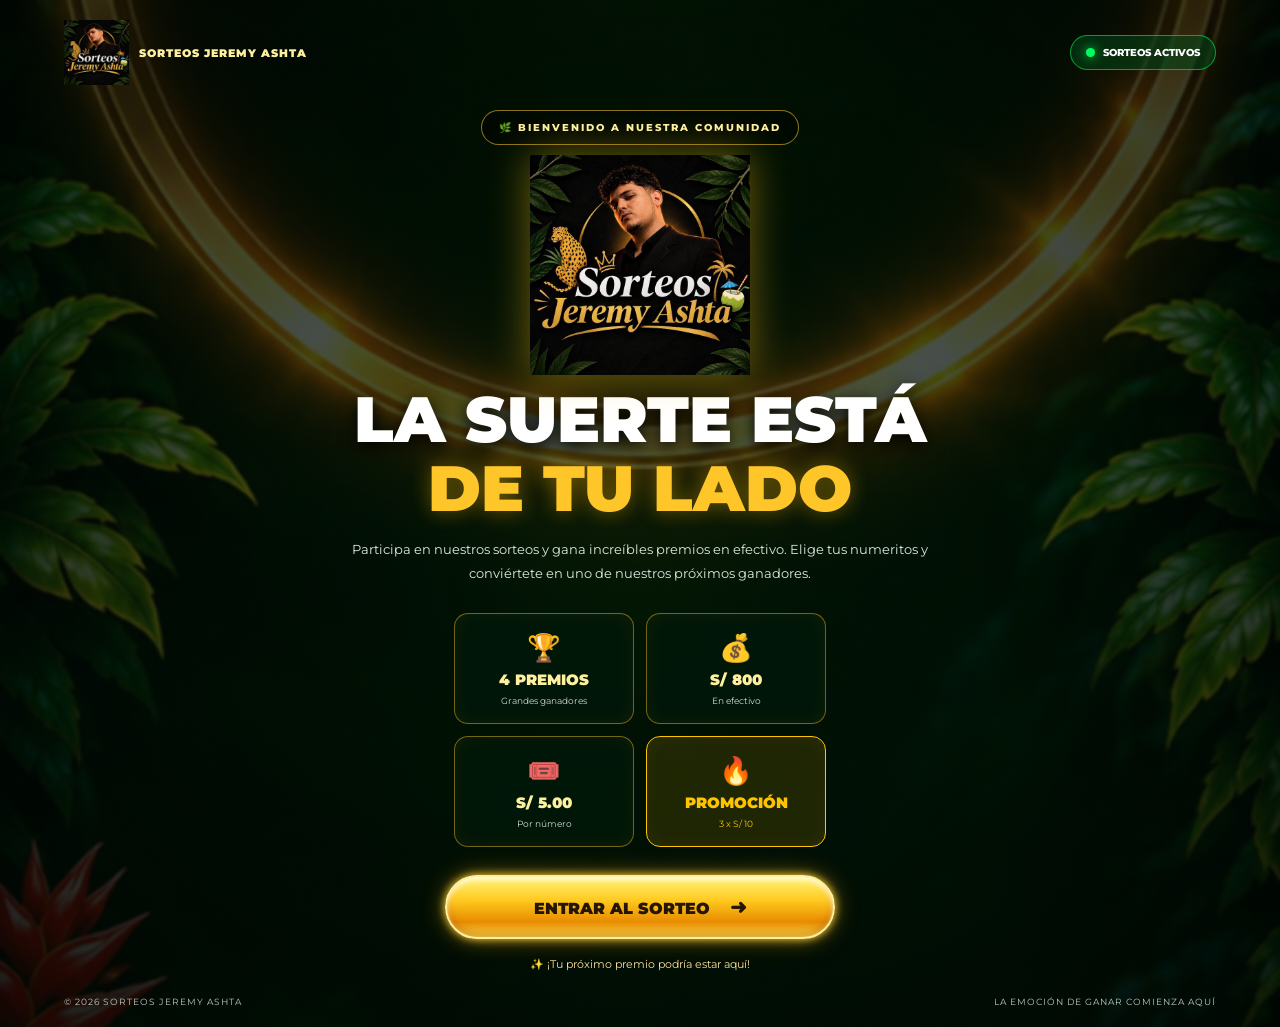
<file: index.html>
<!DOCTYPE html>
<html lang="es">
<head>
  <meta charset="UTF-8">
  <meta name="viewport" content="width=device-width, initial-scale=1.0">
  <meta name="theme-color" content="#001407">

  <title>Sorteos Jeremy Ashta</title>

  <link rel="stylesheet" href="./styles.css">

</head>

<body>

  <!-- PANTALLA 1: BIENVENIDA -->
  <section class="portada" id="portada">

    <header class="portada-header">

      <div class="marca">
        <img src="./assets/logo.png" alt="Sorteos Jeremy Ashta">
        <span>SORTEOS JEREMY ASHTA</span>
      </div>

      <span class="estado">
        <i></i> SORTEOS ACTIVOS
      </span>

    </header>

    <main class="bienvenida">

      <div class="etiqueta">
        🌿 BIENVENIDO A NUESTRA COMUNIDAD
      </div>

      <img
        class="logo-principal"
        src="./assets/logo.png"
        alt="Logo de Sorteos Jeremy Ashta"
      >

      <h1>
        LA SUERTE ESTÁ<br>
        <span>DE TU LADO</span>
      </h1>

      <p class="descripcion-portada">
        Participa en nuestros sorteos y gana increíbles premios en efectivo.
        Elige tus numeritos y conviértete en uno de nuestros próximos ganadores.
      </p>

      <!-- ESTADÍSTICAS -->
      <div class="estadisticas">

        <div class="estadistica">
          <span>🏆</span>
          <strong>4 PREMIOS</strong>
          <small>Grandes ganadores</small>
        </div>

        <div class="estadistica">
          <span>💰</span>
          <strong>S/ 800</strong>
          <small>En efectivo</small>
        </div>

        <div class="estadistica">
          <span>🎟️</span>
          <strong>S/ 5.00</strong>
          <small>Por número</small>
        </div>

        <div class="estadistica estadistica-promocion">
          <span>🔥</span>
          <strong>PROMOCIÓN</strong>
          <small>3 x S/ 10</small>
        </div>

      </div>

      <button class="boton-dorado boton-entrada" onclick="irAlSorteo()">
        ENTRAR AL SORTEO <span>➜</span>
      </button>

      <p class="frase-final">
        ✨ ¡Tu próximo premio podría estar aquí!
      </p>

    </main>

    <footer class="footer-portada">
      <span>© 2026 SORTEOS JEREMY ASHTA</span>
      <span>LA EMOCIÓN DE GANAR COMIENZA AQUÍ</span>
    </footer>

  </section>


  <!-- PANTALLA 2: SORTEO -->
  <section class="contenido" id="sorteo">

    <header class="barra-superior">

      <button
        class="menu-btn"
        onclick="toggleMenu()"
        aria-label="Abrir menú"
      >
        ☰
      </button>

      <img
        class="logo-header"
        src="./assets/logo.png"
        alt="Logo"
      >

      <a
        class="whatsapp-header"
        id="whatsappContacto"
        href="#"
        target="_blank"
        rel="noopener"
        aria-label="Escríbenos por WhatsApp"
        title="Escríbenos por WhatsApp"
      ></a>

      <nav class="menu" id="menu">
        <a href="#premios" onclick="cerrarMenu()">Premios</a>
        <a href="#numeros" onclick="cerrarMenu()">Numeritos</a>
        <a href="#participar" onclick="cerrarMenu()">Participar</a>
        <a href="#ganadores" onclick="cerrarMenu()">Ganadores</a>
      </nav>

    </header>


    <main class="contenido-interior">

      <div class="titulo-principal">

        <div class="titulo-plata">
          <span>💵</span>
          <h1>SORTEO DE PLATA</h1>
          <span>💵</span>
        </div>

        <div class="subtitulo-dorado">
          4 GRANDES PREMIOS
        </div>

      </div>


      <!-- PREMIOS -->
      <section id="premios" class="seccion-premios">

        <div class="rejilla-premios">

          <article class="tarjeta-premio">
            <span class="cinta">1er Puesto</span>
            <strong>S/.400</strong>
          </article>

          <article class="tarjeta-premio">
            <span class="cinta">2do Puesto</span>
            <strong>S/.200</strong>
          </article>

          <article class="tarjeta-premio">
            <span class="cinta">3er Puesto</span>
            <strong>S/.150</strong>
          </article>

          <article class="tarjeta-premio">
            <span class="cinta">4to Puesto</span>
            <strong>S/.50</strong>
          </article>

        </div>

      </section>


      <!-- ACCESOS -->
      <div class="accesos">

        <a href="#numeros" class="acceso">
          <span>🎟️</span>
          <small>Elegir<br>Numeritos</small>
        </a>

        <a href="#participar" class="acceso">
          <span>❔</span>
          <small>Cómo<br>Participar</small>
        </a>

        <a href="#premios" class="acceso">
          <span>🎁</span>
          <small>Premios<br>del Sorteo</small>
        </a>

        <a href="#ganadores" class="acceso">
          <span>🏆</span>
          <small>Ganadores</small>
        </a>

      </div>


      <!-- NÚMEROS -->
      <section id="numeros" class="seccion-numeros">

        <div class="titulo-numeros">
          <span>🎟️</span>
          <h2>ELIGE TUS NUMERITOS</h2>
          <span>🌿</span>
        </div>

        <div class="leyenda">
          <span>
            <i class="disponible"></i> Disponible
          </span>

          <span>
            <i class="reservado"></i> Reservado
          </span>

          <span>
            <i class="vendido"></i> Vendido
          </span>
        </div>

        <p class="conteo-numeros" id="conteoNumeros">Cargando numeritos...</p>
        <div class="aviso-cerrado" id="avisoCerrado" hidden>
          🔒 Las ventas para este sorteo están cerradas.
        </div>

        <!-- CUADRÍCULA DE NÚMEROS -->
        <div class="cuadricula" id="cuadricula"></div>

        <div class="resumen">

          <div>
            <small>Números seleccionados</small>
            <strong id="numerosSeleccionados">Ninguno</strong>
          </div>

          <div class="total">
            <small>Total a pagar</small>
            <strong id="total">S/. 0.00</strong>
          </div>

        </div>

        <button
          class="boton-dorado boton-comprar"
          onclick="abrirFormulario()"
        >
          🛒 COMPRAR MIS NUMERITOS
        </button>

      </section>


      <!-- FECHA, CUENTA REGRESIVA Y PRECIO -->
      <div class="cuenta-regresiva" id="cuentaRegresiva" hidden>
        <small id="cuentaTitulo">FALTAN PARA EL SORTEO</small>
        <div class="cuenta-cajas">
          <div><strong id="cdDias">00</strong><span>Días</span></div>
          <div><strong id="cdHoras">00</strong><span>Horas</span></div>
          <div><strong id="cdMin">00</strong><span>Min</span></div>
          <div><strong id="cdSeg">00</strong><span>Seg</span></div>
        </div>
      </div>

      <div class="datos-sorteo">

        <div class="dato">
          <span>📅</span>

          <div>
            <small>Fecha del sorteo:</small>
            <strong id="fechaSorteo">Por definir</strong>
          </div>
        </div>

        <div class="separador"></div>

        <div class="dato">
          <span>🎟️</span>

          <div>
            <small>Precio por número:</small>
            <strong>S/. 5.00 · 3 x S/ 10</strong>
          </div>
        </div>

      </div>


      <!-- FORMULARIO -->
      <section id="participar" class="formulario-seccion">

        <h2>📲 CONFIRMA TU PARTICIPACIÓN</h2>

        <p>
          1) Elige tus numeritos · 2) Yapea el monto exacto · 3) Completa tus datos y adjunta la captura del Yape.
          Tus números quedan <b>reservados</b> hasta que verifiquemos el pago.
        </p>

        <div class="formulario-grid">

          <div class="campos">

            <label for="nombre">Nombre completo</label>

            <input
              id="nombre"
              type="text"
              placeholder="Nombres y apellidos"
            >

            <label for="celular">Número de celular</label>

            <input
              id="celular"
              type="tel"
              maxlength="9"
              placeholder="Tu celular de 9 dígitos"
            >

            <label for="comprobante">Captura del Yape (comprobante)</label>

            <input
              id="comprobante"
              type="file"
              accept="image/*"
            >
            <img id="vistaComprobante" class="vista-comprobante" alt="Vista previa del comprobante" hidden>

            <div class="mini-resumen">
              <span>Números: <b id="formNumeros">Ninguno</b></span>
              <span>Total: <b id="formTotal">S/ 0.00</b></span>
            </div>

            <button
              class="boton-dorado boton-enviar"
              id="botonEnviar"
              onclick="enviarParticipacion()"
            >
              ENVIAR MI PARTICIPACIÓN
            </button>

          </div>


          <!-- CÓDIGO QR YAPE -->
          <div class="qr-contenedor">

            <h3>ESCANEA Y YAPEA</h3>

            <img
              src="./assets/yape-qr.png"
              alt="Código QR de Yape"
            >

            <!-- MONTO AUTOMÁTICO -->
            <div class="monto-yape">
              <small>MONTO EXACTO A PAGAR</small>
              <strong id="montoYape">S/ 0.00</strong>
            </div>

            <p>
              Selecciona tus numeritos, verifica el monto y realiza el pago.
              Luego adjunta tu comprobante.
            </p>

          </div>

        </div>

        <!-- RESERVA REGISTRADA -->
        <div class="reserva-ok" id="reservaOk" hidden>
          <span>✅</span>
          <h3>¡RESERVA REGISTRADA!</h3>
          <p>Código: <b id="okCodigo"></b></p>
          <p>Números: <b id="okNumeros"></b> · Total: <b id="okTotal"></b></p>
          <p id="okVence"></p>
          <a class="boton-dorado boton-whatsapp-ok" id="okWhatsapp" href="#" target="_blank" rel="noopener">
            AVISAR POR WHATSAPP
          </a>
          <button class="boton-secundario" onclick="nuevaCompra()">Comprar más numeritos</button>
        </div>

      </section>


      <!-- GANADORES -->
      <section id="ganadores" class="ganadores">

        <h2>🏆 GANADORES</h2>

        <div id="ganadoresLista" class="ganadores-lista" hidden></div>

        <div id="ganadoresVacio">
          <p>
            Muy pronto conoceremos a nuestros afortunados ganadores.
          </p>

          <strong>
            ¡MUCHA SUERTE A TODOS! 🍀
          </strong>
        </div>

      </section>

    </main>


    <footer class="footer-contenido">
      © 2026 SORTEOS JEREMY ASHTA · PARTICIPA Y GANA
    </footer>

  </section>


  <!-- ARCHIVOS JS (el orden importa) -->
  <script src="./config.js"></script>
  <script src="./comun.js"></script>
  <script src="./app.js"></script>

</body>
</html>
</file>
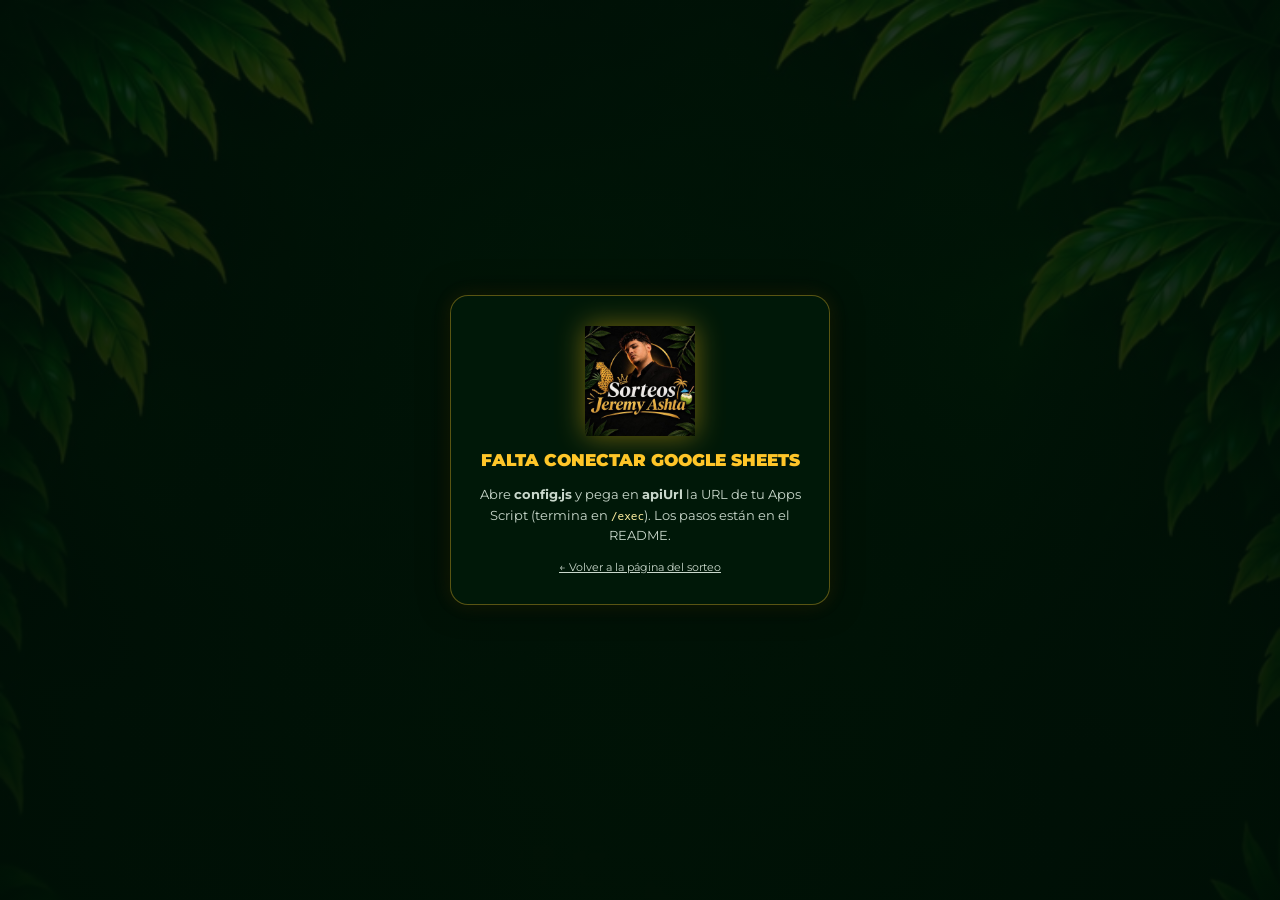
<file: admin.html>
<!DOCTYPE html>
<html lang="es">
<head>
  <meta charset="UTF-8">
  <meta name="viewport" content="width=device-width, initial-scale=1.0">
  <meta name="robots" content="noindex, nofollow">
  <meta name="theme-color" content="#001407">
  <title>Panel Admin · Sorteos Jeremy Ashta</title>
  <link rel="stylesheet" href="./admin.css">
</head>
<body>

  <!-- ============ LOGIN ============ -->
  <section class="login" id="vistaLogin">
    <form class="login-caja" id="formLogin">
      <img src="./assets/logo.png" alt="Sorteos Jeremy Ashta">
      <h1>PANEL DE ADMINISTRADOR</h1>
      <p id="loginInfo">Ingresa tu clave para administrar el sorteo.</p>
      <input type="password" id="clave" placeholder="Clave de administrador" autocomplete="current-password">
      <button type="submit" class="btn btn-dorado" id="btnLogin">INGRESAR</button>
      <a href="./index.html" class="link-volver">← Volver a la página del sorteo</a>
    </form>
  </section>

  <!-- ============ PANEL ============ -->
  <section class="panel" id="vistaPanel" hidden>

    <header class="cabecera">
      <div class="marca">
        <img src="./assets/logo.png" alt="">
        <div>
          <strong>SORTEOS JEREMY ASHTA</strong>
          <small>Panel de administrador</small>
        </div>
      </div>
      <div class="cabecera-acciones">
        <span class="actualizado" id="ultimaActualizacion"></span>
        <button class="btn btn-borde" onclick="cargarDatos()">↻ Actualizar</button>
        <a class="btn btn-borde" href="./index.html" target="_blank">Ver página</a>
        <button class="btn btn-borde" onclick="salir()">Salir</button>
      </div>
    </header>

    <nav class="pestanas">
      <button class="pestana activa" data-vista="reservas">🧾 Reservas <b id="badgePend" hidden></b></button>
      <button class="pestana" data-vista="tablero">🎟️ Numeritos</button>
      <button class="pestana" data-vista="manual">➕ Venta manual</button>
      <button class="pestana" data-vista="config">⚙️ Sorteo</button>
      <button class="pestana" data-vista="ganadores">🏆 Ganadores</button>
    </nav>

    <main class="contenido">

      <!-- RESUMEN -->
      <div class="tarjetas">
        <div class="tarjeta t-verde"><small>Disponibles</small><strong id="kDisp">—</strong></div>
        <div class="tarjeta t-amarillo"><small>Reservados</small><strong id="kRes">—</strong></div>
        <div class="tarjeta t-rojo"><small>Vendidos</small><strong id="kVend">—</strong></div>
        <div class="tarjeta t-dorado"><small>Recaudado (confirmado)</small><strong id="kMonto">—</strong></div>
        <div class="tarjeta"><small>Por verificar</small><strong id="kPorVerificar">—</strong></div>
      </div>
      <div class="barra-progreso"><i id="progreso"></i></div>

      <!-- RESERVAS -->
      <section class="vista" id="vista-reservas">
        <div class="filtros">
          <input type="search" id="buscar" placeholder="Buscar por nombre, celular, código o número...">
          <select id="filtroEstado">
            <option value="PENDIENTE">Pendientes</option>
            <option value="CONFIRMADO">Confirmadas</option>
            <option value="VENCIDO">Vencidas</option>
            <option value="CANCELADO">Canceladas</option>
            <option value="">Todas</option>
          </select>
          <button class="btn btn-borde" onclick="exportarCSV()">⬇ Exportar CSV</button>
        </div>
        <div class="tabla-envoltura">
          <table class="tabla">
            <thead>
              <tr>
                <th>Código</th>
                <th>Registrado</th>
                <th>Participante</th>
                <th>Números</th>
                <th>Total</th>
                <th>Comprobante</th>
                <th>Estado</th>
                <th>Acciones</th>
              </tr>
            </thead>
            <tbody id="tablaReservas"></tbody>
          </table>
        </div>
        <p class="vacio" id="sinReservas" hidden>No hay reservas con este filtro.</p>
      </section>

      <!-- TABLERO DE NUMERITOS -->
      <section class="vista" id="vista-tablero" hidden>
        <p class="ayuda">Toca un número para ver de quién es.</p>
        <div class="leyenda">
          <span><i class="l-disp"></i> Disponible</span>
          <span><i class="l-res"></i> Reservado</span>
          <span><i class="l-vend"></i> Vendido</span>
        </div>
        <div class="tablero" id="tablero"></div>
        <div class="detalle-numero" id="detalleNumero" hidden></div>
      </section>

      <!-- VENTA MANUAL -->
      <section class="vista" id="vista-manual" hidden>
        <form class="formulario" id="formManual">
          <p class="ayuda">Para ventas en efectivo o pagos que recibiste por otro medio. Quedan <b>confirmadas</b> de inmediato.</p>
          <label>Nombre del participante
            <input id="mNombre" required maxlength="80">
          </label>
          <label>Celular (opcional)
            <input id="mCelular" inputmode="numeric" maxlength="9" placeholder="9XXXXXXXX">
          </label>
          <label>Números (separados por coma)
            <input id="mNumeros" required placeholder="Ej: 7, 21, 150">
          </label>
          <label>Total cobrado (S/)
            <input id="mTotal" type="number" min="0" step="0.5" placeholder="Se calcula solo">
          </label>
          <label>Nota
            <input id="mNota" maxlength="120" placeholder="Ej: pagó en efectivo">
          </label>
          <button class="btn btn-dorado" type="submit" id="btnManual">REGISTRAR VENTA</button>
        </form>
      </section>

      <!-- CONFIGURACIÓN -->
      <section class="vista" id="vista-config" hidden>
        <form class="formulario" id="formConfig">
          <label>Fecha y hora del sorteo
            <input type="datetime-local" id="cFecha">
          </label>
          <small class="ayuda">Déjala vacía para mostrar “Por definir”. La página muestra la cuenta regresiva.</small>

          <label>Horas para verificar una reserva antes de que venza
            <input type="number" id="cHoras" min="1" max="240">
          </label>
          <small class="ayuda">Si no confirmas una reserva en ese tiempo, sus números se liberan solos. Puedes reactivarla después.</small>

          <label class="check">
            <input type="checkbox" id="cAbierto"> Ventas abiertas (desmárcalo para cerrar el sorteo)
          </label>

          <button class="btn btn-dorado" type="submit" id="btnConfig">GUARDAR CAMBIOS</button>
        </form>

        <form class="formulario zona-peligro" id="formReiniciar">
          <h3>Reiniciar sorteo (empezar de cero)</h3>
          <p class="ayuda">Deja los 275 números disponibles y borra los ganadores publicados. Las reservas actuales no se pierden: se copian a una hoja <b>Historial</b> en tu Google Sheets.</p>
          <label><span>Escribe <b>REINICIAR</b> para confirmar</span>
            <input id="txtReiniciar" autocomplete="off" placeholder="REINICIAR">
          </label>
          <button class="btn btn-peligro" type="submit" id="btnReiniciar">REINICIAR SORTEO</button>
        </form>

        <form class="formulario" id="formClave">
          <h3>Cambiar clave de administrador</h3>
          <label>Clave actual <input type="password" id="clActual" autocomplete="current-password"></label>
          <label>Nueva clave <input type="password" id="clNueva" minlength="6" autocomplete="new-password"></label>
          <button class="btn btn-borde" type="submit">Cambiar clave</button>
        </form>
      </section>

      <!-- GANADORES -->
      <section class="vista" id="vista-ganadores" hidden>
        <form class="formulario" id="formGanadores">
          <p class="ayuda">Escribe el número ganador de cada puesto. El nombre se toma de la reserva confirmada (en la página pública solo se muestra el primer apellido abreviado). Déjalos vacíos para ocultar los ganadores.</p>
          <div id="camposGanadores"></div>
          <button class="btn btn-dorado" type="submit" id="btnGanadores">PUBLICAR GANADORES</button>
        </form>
      </section>

    </main>
  </section>

  <!-- CONFIGURACIÓN PENDIENTE -->
  <section class="login" id="vistaSinServidor" hidden>
    <div class="login-caja">
      <img src="./assets/logo.png" alt="">
      <h1>FALTA CONECTAR GOOGLE SHEETS</h1>
      <p>Abre <b>config.js</b> y pega en <b>apiUrl</b> la URL de tu Apps Script (termina en <code>/exec</code>). Los pasos están en el README.</p>
      <a href="./index.html" class="link-volver">← Volver a la página del sorteo</a>
    </div>
  </section>

  <script src="./config.js"></script>
  <script src="./comun.js"></script>
  <script src="./admin.js"></script>
</body>
</html>
</file>
<file: styles.css>
@import url('https://fonts.googleapis.com/css2?family=Montserrat:wght@400;500;600;700;800;900&display=swap');

:root {
  --verde: #00c83d;
  --verde-oscuro: #003b17;
  --dorado: #ffc629;
  --dorado-claro: #fff0a0;
  --rojo: #ed1717;
  --negro: #001207;
}

[hidden] {
  display: none !important;
}

* {
  margin: 0;
  padding: 0;
  box-sizing: border-box;
}

html {
  scroll-behavior: smooth;
}

body {
  font-family: 'Montserrat', sans-serif;
  background: #001006;
  color: white;
}

/* =====================================
   PANTALLA 1: BIENVENIDA
===================================== */

.portada {
  position: relative;
  width: 100%;
  min-height: 100vh;
  min-height: 100svh;
  padding: 20px 5%;
  display: flex;
  flex-direction: column;
  justify-content: space-between;
  overflow: hidden;
  background:
    linear-gradient(rgba(0,12,5,.62), rgba(0,15,6,.78)),
    url("./assets/selva-portada.png") center center / cover no-repeat;
}

.portada::before {
  content: "";
  position: absolute;
  inset: 0;
  pointer-events: none;
  background: radial-gradient(
    ellipse at center,
    transparent 10%,
    rgba(0,0,0,.45) 100%
  );
}

.portada-header,
.bienvenida,
.footer-portada {
  position: relative;
  z-index: 1;
}

.portada-header {
  display: flex;
  justify-content: space-between;
  align-items: center;
}

.marca {
  display: flex;
  align-items: center;
  gap: 10px;
  color: var(--dorado-claro);
  font-size: 11px;
  font-weight: 900;
  letter-spacing: 1px;
}

.marca img {
  width: 65px;
  height: 65px;
  object-fit: contain;
}

.estado {
  display: flex;
  align-items: center;
  gap: 8px;
  padding: 10px 15px;
  border: 1px solid rgba(0,255,80,.55);
  border-radius: 30px;
  background: rgba(0,70,25,.55);
  font-size: 10px;
  font-weight: 800;
}

.estado i {
  width: 9px;
  height: 9px;
  background: #00ff5e;
  border-radius: 50%;
  box-shadow: 0 0 12px #00ff5e;
  animation: pulso 1.5s infinite;
}

.bienvenida {
  width: min(850px, 100%);
  margin: auto;
  padding: 25px 0;
  text-align: center;
  animation: aparecer .9s ease both;
}

.etiqueta {
  display: inline-block;
  padding: 10px 17px;
  border: 1px solid rgba(255,202,49,.55);
  border-radius: 30px;
  background: rgba(0,0,0,.4);
  color: var(--dorado-claro);
  font-size: 10px;
  font-weight: 800;
  letter-spacing: 2px;
}

.logo-principal {
  display: block;
  width: min(280px, 65%);
  height: 220px;
  object-fit: contain;
  margin: 10px auto;
  filter: drop-shadow(0 0 20px rgba(255,190,20,.45));
}

.bienvenida h1 {
  color: white;
  font-size: clamp(36px, 5vw, 66px);
  font-weight: 900;
  line-height: 1.08;
  text-shadow: 0 5px 18px #000;
  margin: 10px 0 15px;
}

.bienvenida h1 span {
  color: var(--dorado);
  text-shadow: 0 0 20px rgba(255,183,0,.4);
}

.descripcion-portada {
  max-width: 600px;
  margin: 0 auto;
  color: #e0e9df;
  font-size: 13px;
  line-height: 1.8;
}

.estadisticas {
  display: grid;
  grid-template-columns: repeat(2, minmax(0, 180px));
  gap: 12px;
  justify-content: center;
  width: 100%;
  max-width: 380px;
  margin: 28px auto;
}

.estadistica {
  min-height: 95px;
  display: flex;
  flex-direction: column;
  align-items: center;
  justify-content: center;
  text-align: center;
  gap: 6px;
  padding: 17px 8px;
  border: 1px solid rgba(255,197,38,.45);
  border-radius: 14px;
  background: rgba(0,25,10,.75);
  backdrop-filter: blur(7px);
  box-shadow: inset 0 0 18px rgba(255,190,0,.06);
}

.estadistica span {
  font-size: 27px;
}

.estadistica strong {
  color: var(--dorado-claro);
  font-size: 15px;
  font-weight: 900;
}

.estadistica small {
  color: #d0dbd1;
  font-size: 9px;
}

.estadistica-promocion {
  border-color: #ffc400;
  background: rgba(255, 193, 7, 0.12);
}

.estadistica-promocion strong,
.estadistica-promocion small {
  color: #ffc400;
}

.boton-dorado {
  border: 2px solid #fff0a0;
  color: #241600;
  background: linear-gradient(
    180deg,
    #fff47d 0%,
    #ffca20 38%,
    #e88b00 75%,
    #ffdc49 100%
  );
  box-shadow:
    0 0 9px #ffd43c,
    0 0 22px rgba(255,178,0,.5),
    inset 0 3px 5px rgba(255,255,255,.75),
    inset 0 -5px 7px rgba(151,75,0,.35);
  border-radius: 50px;
  font-family: inherit;
  font-weight: 900;
  cursor: pointer;
  transition: .25s;
}

.boton-dorado:hover {
  transform: translateY(-3px);
  filter: brightness(1.12);
}

.boton-entrada {
  width: min(390px, 90%);
  padding: 18px 20px;
  font-size: 16px;
  animation: brillo 2s infinite alternate;
}

.boton-entrada span {
  margin-left: 15px;
  font-size: 20px;
}

.frase-final {
  margin-top: 18px;
  color: #ffe29a;
  font-size: 11px;
}

.footer-portada {
  display: flex;
  justify-content: space-between;
  gap: 12px;
  color: #bdcbbf;
  font-size: 9px;
  letter-spacing: 1px;
}


/* =====================================
   PANTALLA 2: SORTEO
===================================== */

.contenido {
  display: none;
  width: 100%;
  min-height: 100vh;
  background:
    linear-gradient(rgba(0,17,7,.74), rgba(0,15,6,.88)),
    url("./assets/selva-fondo.png") center top / cover fixed;
}

.contenido.mostrar {
  display: block;
  animation: entradaSorteo .8s ease both;
}

.barra-superior {
  position: sticky;
  top: 0;
  z-index: 20;
  min-height: 90px;
  padding: 8px 25px;
  display: grid;
  grid-template-columns: 1fr auto 1fr;
  align-items: center;
  background: rgba(0,17,7,.88);
  border-bottom: 1px solid rgba(255,198,41,.3);
  backdrop-filter: blur(12px);
}

.menu-btn {
  justify-self: start;
  background: transparent;
  border: 0;
  color: white;
  font-size: 36px;
  cursor: pointer;
}

.logo-header {
  grid-column: 2;
  width: 135px;
  height: 78px;
  object-fit: contain;
  filter: drop-shadow(0 0 12px rgba(255,190,20,.45));
}

.whatsapp-header {
  justify-self: end;
  width: 48px;
  height: 48px;
  display: grid;
  place-items: center;
  color: white;
  text-decoration: none;
  background: linear-gradient(#22dc50, #008b27);
  border: 2px solid #8dff9f;
  border-radius: 13px;
  box-shadow: 0 0 15px rgba(0,255,66,.4);
  font-size: 28px;
}

.whatsapp-header svg {
  width: 28px;
  height: 28px;
}

.menu {
  display: none;
  position: absolute;
  top: 78px;
  left: 15px;
  width: 190px;
  padding: 10px;
  background: #003b18;
  border: 1px solid var(--dorado);
  border-radius: 12px;
  box-shadow: 0 0 20px #000;
}

.menu.activo {
  display: flex;
  flex-direction: column;
}

.menu a {
  padding: 12px;
  color: white;
  font-size: 11px;
  text-decoration: none;
  border-bottom: 1px solid rgba(255,255,255,.12);
}

.menu a:hover {
  color: var(--dorado);
}

.contenido-interior {
  width: min(900px, 100%);
  margin: auto;
  padding: 20px 25px 35px;
}

.titulo-principal {
  text-align: center;
  margin: 8px 0 25px;
}

.titulo-plata {
  display: flex;
  justify-content: center;
  align-items: center;
  gap: 10px;
  padding: 12px 8px;
  color: white;
  border: 3px solid #d8d8d8;
  border-radius: 50px;
  background: linear-gradient(#fff, #888 35%, #252525 70%, #777);
  box-shadow: 0 0 12px #fff, 0 5px 15px #000;
  text-shadow: 2px 3px 4px #000;
}

.titulo-plata h1 {
  font-size: clamp(18px, 3vw, 34px);
  font-weight: 900;
  font-style: italic;
}

.titulo-plata span {
  font-size: 24px;
}

.subtitulo-dorado {
  width: min(75%, 430px);
  margin: 12px auto 0;
  padding: 9px;
  color: white;
  border: 2px solid #fff0a0;
  border-radius: 35px;
  background: linear-gradient(#ffdf4b, #a45c00 50%, #ffcf27);
  box-shadow: 0 0 12px #ffbd16;
  font-size: clamp(13px, 2vw, 20px);
  font-weight: 900;
  text-shadow: 1px 2px 3px #000;
}


/* PREMIOS */

.rejilla-premios {
  display: grid;
  grid-template-columns: repeat(2, 1fr);
  gap: 18px 15px;
}

.tarjeta-premio {
  position: relative;
  min-height: 125px;
  margin-top: 15px;
  display: flex;
  justify-content: center;
  align-items: center;
  border: 3px solid #eebc38;
  border-radius: 20px;
  background: linear-gradient(145deg, rgba(0,0,0,.9), rgba(16,48,18,.9));
  box-shadow: 0 0 8px #ffc629, inset 0 0 15px rgba(255,190,0,.15);
}

.tarjeta-premio strong {
  color: #ffdc46;
  font-size: clamp(30px, 4vw, 48px);
  font-weight: 900;
  font-style: italic;
  text-shadow: 2px 3px 4px #000, 0 0 12px #e89b00;
}

.cinta {
  position: absolute;
  top: -17px;
  left: 10%;
  width: 80%;
  padding: 7px 3px;
  color: white;
  text-align: center;
  font-size: 12px;
  font-weight: 900;
  background: linear-gradient(#ff4949, #b90000 60%, #780000);
  border: 1px solid #ff9d9d;
  clip-path: polygon(0 0,100% 0,96% 50%,100% 100%,0 100%,4% 50%);
}


/* ACCESOS */

.accesos {
  display: grid;
  grid-template-columns: repeat(4, 1fr);
  gap: 10px;
  margin: 25px 0;
}

.acceso {
  min-height: 100px;
  padding: 10px 4px;
  display: flex;
  flex-direction: column;
  align-items: center;
  justify-content: center;
  gap: 6px;
  color: white;
  text-align: center;
  text-decoration: none;
  border: 2px solid #008b35;
  border-radius: 16px;
  background: linear-gradient(145deg, #087e30, #003b17 70%);
  box-shadow: inset 0 0 12px rgba(0,255,65,.15), 0 0 10px rgba(0,255,65,.2);
  transition: .2s;
}

.acceso:hover {
  transform: translateY(-4px);
  border-color: var(--dorado);
}

.acceso span {
  font-size: 28px;
  filter: drop-shadow(0 0 5px #ffbf00);
}

.acceso small {
  font-size: 10px;
  font-weight: 700;
  line-height: 1.3;
}


/* NÚMEROS */

.titulo-numeros {
  display: flex;
  justify-content: center;
  align-items: center;
  gap: 12px;
  padding: 12px 0;
  border-top: 2px solid #d7a927;
  border-bottom: 2px solid #d7a927;
  text-align: center;
}

.titulo-numeros h2 {
  font-size: clamp(16px, 2.5vw, 26px);
  font-weight: 900;
  font-style: italic;
  text-shadow: 2px 3px 5px #000;
}

.titulo-numeros span {
  font-size: 26px;
}

.leyenda {
  display: flex;
  justify-content: center;
  flex-wrap: wrap;
  gap: 18px;
  margin: 18px 0;
  font-size: 11px;
  font-weight: 600;
}

.leyenda span {
  display: flex;
  align-items: center;
  gap: 6px;
}

.leyenda i {
  display: inline-block;
  width: 19px;
  height: 19px;
  border-radius: 6px;
  border: 1px solid rgba(255,255,255,.7);
}

.disponible { background: #00c83d; }
.reservado { background: #ffcb00; }
.vendido { background: #ed1717; }

.cuadricula {
  display: grid;
  grid-template-columns: repeat(10, minmax(0, 1fr));
  gap: 8px;
}

.numero {
  min-width: 0;
  padding: 10px 2px;
  border: 2px solid #51ff6c;
  border-radius: 9px;
  background: linear-gradient(#13c943, #00651e);
  color: white;
  font-family: inherit;
  font-size: 13px;
  font-weight: 900;
  text-shadow: 1px 2px 3px #00320c;
  box-shadow: 0 0 7px rgba(0,255,60,.35), inset 0 2px 5px rgba(255,255,255,.2);
  cursor: pointer;
  transition: .15s;
}

.numero:hover:not(:disabled) {
  transform: scale(1.07);
  filter: brightness(1.3);
}

/* NÚMEROS SELECCIONADOS */
.cuadricula .numero.seleccionado,
.numero.seleccionado {
  background: linear-gradient(#ff5555, #c90000) !important;
  border: 2px solid #ffaaaa !important;
  color: #ffffff !important;
  text-shadow: 1px 2px 3px #700000 !important;
  box-shadow: 0 0 12px rgba(255, 0, 0, .9) !important;
  transform: scale(1.05);
}

/* NÚMEROS RESERVADOS */
.numero.reservado,
#cuadricula .numero.reservado:disabled {
  background: linear-gradient(#ffe75a, #d99b00) !important;
  background-image: none !important;
  border: 2px solid #fff09a !important;
  color: #241700 !important;
  cursor: not-allowed !important;
  opacity: 1 !important;
}

/* NÚMEROS VENDIDOS: COLOR ROJO FORZADO */
#cuadricula .numero.vendido,
#cuadricula .numero.vendido:disabled {
  background: #e60000 !important;
  background-image: none !important;
  border: 2px solid #ff7777 !important;
  color: #ffffff !important;
  opacity: 1 !important;
  cursor: not-allowed !important;
  box-shadow: 0 0 10px rgba(255, 0, 0, .7) !important;
  text-shadow: none !important;
  transform: none !important;
}

.resumen {
  display: flex;
  justify-content: space-between;
  gap: 15px;
  padding: 15px;
  margin-top: 15px;
  border: 1px solid #d5a62b;
  border-radius: 12px;
  background: rgba(0,0,0,.65);
}

.resumen small {
  display: block;
  margin-bottom: 5px;
  color: #d7e5d9;
  font-size: 10px;
}

.resumen strong {
  font-size: 12px;
  overflow-wrap: anywhere;
}

.total {
  text-align: right;
}

.total strong {
  color: var(--dorado);
  font-size: 21px;
}

.boton-comprar {
  width: 100%;
  margin: 18px 0;
  padding: 17px 10px;
  font-size: clamp(14px, 2vw, 22px);
}


/* FECHA Y PRECIO */

.datos-sorteo {
  display: flex;
  justify-content: space-around;
  align-items: center;
  gap: 15px;
  padding: 20px 12px;
  border: 2px solid #e5b52f;
  border-radius: 18px;
  background: linear-gradient(120deg, rgba(0,0,0,.85), rgba(0,55,20,.9));
  box-shadow: 0 0 12px rgba(255,192,35,.45);
}

.dato {
  display: flex;
  align-items: center;
  gap: 10px;
}

.dato > span {
  font-size: 30px;
}

.dato small {
  display: block;
  font-size: 10px;
  margin-bottom: 4px;
}

.dato strong {
  font-size: 12px;
}

.separador {
  width: 2px;
  height: 45px;
  background: var(--dorado);
}


/* FORMULARIO */

.formulario-seccion,
.ganadores {
  margin-top: 28px;
  padding: 22px;
  border: 1px solid #d7a72c;
  border-radius: 16px;
  background: rgba(0,25,9,.92);
  box-shadow: 0 0 15px rgba(255,190,0,.13);
}

.formulario-seccion h2,
.ganadores h2 {
  color: var(--dorado);
  font-size: 17px;
  margin-bottom: 10px;
}

.formulario-seccion > p,
.ganadores p {
  font-size: 12px;
  color: #d5e3d7;
  line-height: 1.7;
  margin-bottom: 20px;
}

.formulario-grid {
  display: grid;
  grid-template-columns: 1fr 1fr;
  gap: 20px;
}

.campos {
  display: flex;
  flex-direction: column;
}

.campos label {
  color: var(--dorado-claro);
  font-size: 11px;
  font-weight: 700;
  margin: 12px 0 7px;
}

.campos input {
  width: 100%;
  padding: 12px;
  border: 1px solid #278d43;
  border-radius: 8px;
  color: white;
  background: #001b0b;
  font-family: inherit;
  font-size: 11px;
}

.campos input:focus {
  outline: 1px solid var(--dorado);
}

.boton-enviar {
  padding: 14px;
  margin-top: 18px;
  font-size: 12px;
}

.qr-contenedor {
  padding: 15px;
  text-align: center;
  border: 1px solid #d5a62b;
  border-radius: 12px;
  background: rgba(0,0,0,.5);
}

.qr-contenedor h3 {
  color: var(--dorado);
  font-size: 14px;
  margin-bottom: 12px;
}

.qr-contenedor img {
  width: min(100%, 220px);
  padding: 7px;
  background: white;
  border-radius: 10px;
}

.qr-contenedor p {
  margin-top: 10px;
  font-size: 10px;
  color: #d5e3d7;
  line-height: 1.5;
}

/* MONTO EXACTO DE YAPE */

.monto-yape {
  width: min(100%, 280px);
  margin: 15px auto 5px;
  padding: 14px 12px;
  display: flex;
  flex-direction: column;
  align-items: center;
  gap: 6px;
  border: 2px solid var(--dorado);
  border-radius: 12px;
  background: linear-gradient(
    145deg,
    rgba(0,65,25,.95),
    rgba(0,20,8,.98)
  );
  box-shadow:
    0 0 12px rgba(255,198,41,.3),
    inset 0 0 12px rgba(255,198,41,.08);
}

.monto-yape small {
  color: var(--dorado-claro);
  font-size: 10px;
  font-weight: 800;
  letter-spacing: 1px;
}

.monto-yape strong {
  color: #fff0a0;
  font-size: 30px;
  font-weight: 900;
  text-shadow: 0 0 12px rgba(255,198,41,.55);
}

.ganadores {
  text-align: center;
}

.ganadores strong {
  display: block;
  color: var(--dorado);
  font-size: 16px;
  margin-top: 15px;
}

.footer-contenido {
  padding: 20px;
  text-align: center;
  color: #c7d5c9;
  font-size: 9px;
  letter-spacing: 1px;
  border-top: 1px solid rgba(255,197,38,.35);
}


/* =====================================
   ANIMACIONES Y TRANSICIONES
===================================== */

.portada.ocultar {
  display: none !important;
}

@keyframes aparecer {
  from {
    opacity: 0;
    transform: translateY(25px);
  }
  to {
    opacity: 1;
    transform: translateY(0);
  }
}

@keyframes entradaSorteo {
  from {
    opacity: 0;
    transform: translateY(18px);
  }
  to {
    opacity: 1;
    transform: translateY(0);
  }
}

@keyframes pulso {
  50% {
    opacity: .35;
    box-shadow: 0 0 2px #00ff5e;
  }
}

@keyframes brillo {
  from {
    box-shadow: 0 0 12px #ffcb36;
  }
  to {
    box-shadow: 0 0 28px #ffcb36, 0 0 45px rgba(255,180,0,.35);
  }
}


/* =====================================
   RESPONSIVE
===================================== */

@media (max-width: 700px) {
  .portada {
    padding: 15px 18px;
  }

  .marca {
    font-size: 8px;
  }

  .marca img {
    width: 48px;
    height: 48px;
  }

  .estado {
    font-size: 8px;
    padding: 8px 10px;
  }

  .logo-principal {
    width: min(250px, 70%);
    height: 180px;
  }

  .bienvenida h1 {
    font-size: 42px;
  }

  .descripcion-portada {
    font-size: 11px;
  }

  .estadisticas {
    gap: 7px;
    margin: 22px auto;
  }

  .estadistica {
    padding: 13px 4px;
  }

  .estadistica span {
    font-size: 22px;
  }

  .estadistica strong {
    font-size: 11px;
  }

  .estadistica small {
    font-size: 8px;
  }

  .boton-entrada {
    font-size: 13px;
  }

  .footer-portada {
    flex-direction: column;
    align-items: center;
    text-align: center;
    font-size: 8px;
  }

  .contenido {
    background-attachment: scroll;
  }

  .barra-superior {
    min-height: 80px;
    padding: 5px 15px;
  }

  .logo-header {
    width: 115px;
    height: 68px;
  }

  .menu-btn {
    font-size: 30px;
  }

  .whatsapp-header {
    width: 42px;
    height: 42px;
    font-size: 23px;
  }

  .contenido-interior {
    padding: 15px 13px 25px;
  }

  .titulo-plata h1 {
    font-size: 19px;
  }

  .rejilla-premios {
    gap: 16px 10px;
  }

  .tarjeta-premio {
    min-height: 105px;
    border-radius: 15px;
  }

  .tarjeta-premio strong {
    font-size: 32px;
  }

  .cinta {
    font-size: 11px;
  }

  .accesos {
    gap: 7px;
  }

  .acceso {
    min-height: 90px;
    border-radius: 12px;
  }

  .acceso span {
    font-size: 24px;
  }

  .acceso small {
    font-size: 8px;
  }

  .cuadricula {
    grid-template-columns: repeat(5, minmax(0, 1fr));
    gap: 8px;
  }

  .numero {
    padding: 12px 3px;
    font-size: 13px;
  }

  .leyenda {
    gap: 10px;
    font-size: 9px;
  }

  .datos-sorteo {
    padding: 13px 7px;
    gap: 7px;
  }

  .dato {
    gap: 6px;
  }

  .dato > span {
    font-size: 23px;
  }

  .dato small {
    font-size: 8px;
  }

  .dato strong {
    font-size: 9px;
  }

  .formulario-grid {
    grid-template-columns: 1fr;
  }

  .monto-yape strong {
    font-size: 27px;
  }
}

@media (max-width: 360px) {
  .bienvenida h1 {
    font-size: 35px;
  }

  .estadistica strong {
    font-size: 9px;
  }

  .resumen {
    flex-direction: column;
  }

  .total {
    text-align: left;
  }
}


/* =====================================
   MEJORAS: CONTEO, CUENTA REGRESIVA,
   RESERVA, GANADORES Y AVISOS
===================================== */

.conteo-numeros {
  margin: -6px 0 14px;
  text-align: center;
  color: var(--dorado-claro);
  font-size: 12px;
  font-weight: 700;
}

.aviso-cerrado {
  margin-bottom: 14px;
  padding: 12px;
  text-align: center;
  border: 1px solid #ff7777;
  border-radius: 10px;
  background: rgba(150, 0, 0, .35);
  font-size: 13px;
  font-weight: 800;
}

.cuenta-regresiva {
  margin-bottom: 14px;
  padding: 16px 12px;
  text-align: center;
  border: 2px solid #e5b52f;
  border-radius: 18px;
  background: linear-gradient(120deg, rgba(0,0,0,.85), rgba(0,55,20,.9));
  box-shadow: 0 0 12px rgba(255,192,35,.45);
}

.cuenta-regresiva > small {
  display: block;
  margin-bottom: 10px;
  color: var(--dorado-claro);
  font-size: 11px;
  font-weight: 800;
  letter-spacing: 2px;
}

.cuenta-cajas {
  display: flex;
  justify-content: center;
  gap: 10px;
}

.cuenta-cajas div {
  min-width: 68px;
  padding: 10px 6px;
  border: 1px solid rgba(255,198,41,.6);
  border-radius: 12px;
  background: rgba(0,0,0,.55);
}

.cuenta-cajas strong {
  display: block;
  color: var(--dorado);
  font-size: 28px;
  font-weight: 900;
  font-variant-numeric: tabular-nums;
}

.cuenta-cajas span {
  font-size: 9px;
  color: #d5e3d7;
  text-transform: uppercase;
  letter-spacing: 1px;
}

.vista-comprobante {
  max-width: 160px;
  max-height: 200px;
  margin-top: 10px;
  object-fit: contain;
  border: 1px solid #278d43;
  border-radius: 8px;
  background: #fff;
}

.mini-resumen {
  display: flex;
  justify-content: space-between;
  gap: 10px;
  margin-top: 14px;
  padding: 10px 12px;
  border: 1px dashed rgba(255,198,41,.6);
  border-radius: 8px;
  font-size: 11px;
  color: #d5e3d7;
}

.mini-resumen b {
  color: var(--dorado);
  overflow-wrap: anywhere;
}

.boton-enviar:disabled {
  opacity: .6;
  cursor: wait;
  transform: none;
}

.reserva-ok {
  display: flex;
  flex-direction: column;
  align-items: center;
  gap: 8px;
  padding: 20px 10px;
  text-align: center;
}

.reserva-ok > span {
  font-size: 46px;
}

.reserva-ok h3 {
  color: var(--dorado);
  font-size: 20px;
}

.reserva-ok p {
  font-size: 13px;
  color: #e0e9df;
}

.reserva-ok b {
  color: var(--dorado-claro);
}

.boton-whatsapp-ok {
  display: inline-block;
  margin-top: 10px;
  padding: 14px 26px;
  font-size: 13px;
  text-decoration: none;
}

.boton-secundario {
  margin-top: 6px;
  padding: 10px 18px;
  color: var(--dorado-claro);
  font-family: inherit;
  font-size: 12px;
  font-weight: 700;
  border: 1px solid rgba(255,198,41,.6);
  border-radius: 30px;
  background: transparent;
  cursor: pointer;
}

.ganadores-lista {
  display: grid;
  grid-template-columns: repeat(2, 1fr);
  gap: 12px;
  margin-top: 8px;
}

.ganador {
  display: flex;
  align-items: center;
  gap: 12px;
  padding: 14px;
  text-align: left;
  border: 2px solid #eebc38;
  border-radius: 14px;
  background: linear-gradient(145deg, rgba(0,0,0,.9), rgba(16,48,18,.9));
}

.ganador-medalla {
  font-size: 34px;
}

.ganador small {
  display: block;
  color: #d5e3d7;
  font-size: 10px;
  font-weight: 700;
}

.ganadores .ganador strong {
  display: block;
  margin: 2px 0;
  color: var(--dorado);
  font-size: 22px;
}

.ganador em {
  font-size: 12px;
  font-style: normal;
  color: #fff;
}

#avisos {
  position: fixed;
  left: 50%;
  bottom: 20px;
  z-index: 100;
  display: flex;
  flex-direction: column;
  gap: 8px;
  width: min(92%, 420px);
  transform: translateX(-50%);
}

.aviso {
  padding: 13px 16px;
  color: #fff;
  font-size: 13px;
  font-weight: 600;
  border-radius: 10px;
  background: #0a3d1c;
  border: 1px solid #2fbf5c;
  box-shadow: 0 6px 20px rgba(0,0,0,.6);
  animation: aparecer .3s ease both;
  transition: opacity .4s;
}

.aviso-alerta { background: #4a3900; border-color: #ffc629; }
.aviso-error  { background: #5a0b0b; border-color: #ff6b6b; }
.aviso-ok     { background: #0a4a22; border-color: #4dff88; }
.aviso.salir  { opacity: 0; }

@media (max-width: 700px) {
  .cuenta-cajas div {
    min-width: 58px;
  }

  .cuenta-cajas strong {
    font-size: 22px;
  }

  .ganadores-lista {
    grid-template-columns: 1fr;
  }

  .whatsapp-header svg {
    width: 24px;
    height: 24px;
  }
}
</file>
<file: admin.css>
@import url('https://fonts.googleapis.com/css2?family=Montserrat:wght@400;500;600;700;800;900&display=swap');

:root {
  --fondo: #001006;
  --panel: rgba(0, 25, 9, .92);
  --borde: rgba(255, 198, 41, .35);
  --verde: #00c83d;
  --amarillo: #ffcb00;
  --rojo: #ed1717;
  --dorado: #ffc629;
  --dorado-claro: #fff0a0;
  --texto-suave: #c9d8cc;
}

[hidden] { display: none !important; }

* { margin: 0; padding: 0; box-sizing: border-box; }

body {
  min-height: 100vh;
  font-family: 'Montserrat', sans-serif;
  color: #fff;
  background:
    linear-gradient(rgba(0,17,7,.86), rgba(0,15,6,.94)),
    url("./assets/selva-fondo.png") center top / cover fixed;
  font-size: 13px;
}

code {
  font-family: ui-monospace, Consolas, monospace;
  font-size: 11px;
  color: var(--dorado-claro);
}

/* ---------- BOTONES ---------- */

.btn {
  display: inline-flex;
  align-items: center;
  justify-content: center;
  gap: 6px;
  padding: 10px 16px;
  font-family: inherit;
  font-size: 12px;
  font-weight: 800;
  text-decoration: none;
  border-radius: 30px;
  cursor: pointer;
  transition: .2s;
}

.btn:disabled { opacity: .55; cursor: wait; }

.btn-dorado {
  padding: 14px 22px;
  color: #241600;
  border: 2px solid #fff0a0;
  background: linear-gradient(180deg, #fff47d 0%, #ffca20 38%, #e88b00 75%, #ffdc49 100%);
  box-shadow: 0 0 14px rgba(255,178,0,.45), inset 0 3px 5px rgba(255,255,255,.7);
}

.btn-dorado:hover:not(:disabled) { filter: brightness(1.1); transform: translateY(-2px); }

.btn-borde {
  color: var(--dorado-claro);
  border: 1px solid var(--borde);
  background: rgba(0,0,0,.35);
}

.btn-borde:hover { border-color: var(--dorado); color: var(--dorado); }

.mini-btn {
  display: inline-flex;
  align-items: center;
  gap: 4px;
  padding: 6px 10px;
  font-family: inherit;
  font-size: 11px;
  font-weight: 700;
  color: #fff;
  text-decoration: none;
  white-space: nowrap;
  border: 1px solid rgba(255,255,255,.3);
  border-radius: 8px;
  background: rgba(255,255,255,.08);
  cursor: pointer;
}

.mini-btn:hover { background: rgba(255,255,255,.16); }
.mini-ok { background: #0b7a31; border-color: #4dff88; }
.mini-ok:hover { background: #0e9a3e; }
.mini-no { background: #7a0b0b; border-color: #ff8a8a; }
.mini-no:hover { background: #9a0e0e; }
.mini-wa { background: #0f8a34; border-color: #6dffa0; font-size: 15px; padding: 5px 8px; }

/* ---------- LOGIN ---------- */

.login {
  min-height: 100vh;
  display: grid;
  place-items: center;
  padding: 20px;
}

.login-caja {
  width: min(380px, 100%);
  display: flex;
  flex-direction: column;
  align-items: center;
  gap: 14px;
  padding: 30px 24px;
  text-align: center;
  border: 1px solid var(--borde);
  border-radius: 18px;
  background: var(--panel);
  box-shadow: 0 0 30px rgba(0,0,0,.6), 0 0 18px rgba(255,190,0,.12);
}

.login-caja img {
  width: 140px;
  height: 110px;
  object-fit: contain;
  filter: drop-shadow(0 0 14px rgba(255,190,20,.45));
}

.login-caja h1 { color: var(--dorado); font-size: 17px; font-weight: 900; }
.login-caja p { color: var(--texto-suave); line-height: 1.6; }
.login-caja .btn { width: 100%; }

.link-volver { color: var(--texto-suave); font-size: 11px; }

/* ---------- INPUTS ---------- */

input, select {
  width: 100%;
  padding: 11px 12px;
  font-family: inherit;
  font-size: 13px;
  color: #fff;
  border: 1px solid #278d43;
  border-radius: 8px;
  background: #001b0b;
}

input:focus, select:focus { outline: 1px solid var(--dorado); }
input[type="checkbox"] { width: 18px; height: 18px; accent-color: var(--verde); }
input[type="datetime-local"] { color-scheme: dark; }

/* ---------- CABECERA ---------- */

.cabecera {
  position: sticky;
  top: 0;
  z-index: 10;
  display: flex;
  justify-content: space-between;
  align-items: center;
  flex-wrap: wrap;
  gap: 12px;
  padding: 10px 22px;
  border-bottom: 1px solid var(--borde);
  background: rgba(0,17,7,.94);
  backdrop-filter: blur(10px);
}

.marca { display: flex; align-items: center; gap: 10px; }
.marca img { width: 56px; height: 48px; object-fit: contain; }
.marca strong { display: block; color: var(--dorado-claro); font-size: 13px; font-weight: 900; letter-spacing: 1px; }
.marca small { color: var(--texto-suave); font-size: 11px; }

.cabecera-acciones { display: flex; align-items: center; flex-wrap: wrap; gap: 8px; }
.actualizado { color: var(--texto-suave); font-size: 10px; margin-right: 4px; }

/* ---------- PESTAÑAS ---------- */

.pestanas {
  display: flex;
  gap: 6px;
  padding: 12px 22px 0;
  overflow-x: auto;
  max-width: 1200px;
  margin: 0 auto;
}

.pestana {
  position: relative;
  flex: none;
  padding: 10px 16px;
  font-family: inherit;
  font-size: 12px;
  font-weight: 700;
  color: var(--texto-suave);
  border: 1px solid transparent;
  border-bottom: 0;
  border-radius: 10px 10px 0 0;
  background: transparent;
  cursor: pointer;
}

.pestana:hover { color: #fff; }

.pestana.activa {
  color: var(--dorado);
  border-color: var(--borde);
  background: var(--panel);
}

.pestana b {
  display: inline-block;
  min-width: 20px;
  margin-left: 4px;
  padding: 2px 6px;
  font-size: 10px;
  color: #241600;
  border-radius: 10px;
  background: var(--amarillo);
}

/* ---------- CONTENIDO ---------- */

.contenido {
  max-width: 1200px;
  margin: 0 auto;
  padding: 18px 22px 40px;
}

.tarjetas {
  display: grid;
  grid-template-columns: repeat(5, 1fr);
  gap: 10px;
}

.tarjeta {
  padding: 14px;
  border: 1px solid var(--borde);
  border-left-width: 4px;
  border-radius: 12px;
  background: var(--panel);
}

.tarjeta small { display: block; margin-bottom: 6px; color: var(--texto-suave); font-size: 10px; font-weight: 700; text-transform: uppercase; letter-spacing: .5px; }
.tarjeta strong { font-size: 22px; font-weight: 900; font-variant-numeric: tabular-nums; }
.t-verde { border-left-color: var(--verde); }
.t-amarillo { border-left-color: var(--amarillo); }
.t-rojo { border-left-color: var(--rojo); }
.t-dorado { border-left-color: var(--dorado); }
.t-dorado strong { color: var(--dorado); }

.barra-progreso {
  height: 8px;
  margin: 12px 0 18px;
  overflow: hidden;
  border-radius: 8px;
  background: rgba(255,255,255,.1);
}

.barra-progreso i {
  display: block;
  height: 100%;
  width: 0;
  border-radius: 8px;
  background: linear-gradient(90deg, var(--verde), var(--dorado));
  transition: width .5s;
}

.vista {
  padding: 18px;
  border: 1px solid var(--borde);
  border-radius: 14px;
  background: var(--panel);
}

.ayuda { display: block; color: var(--texto-suave); font-size: 11px; line-height: 1.6; }
.vacio { padding: 30px; text-align: center; color: var(--texto-suave); }

/* ---------- FILTROS Y TABLA ---------- */

.filtros {
  display: grid;
  grid-template-columns: 1fr 180px auto;
  gap: 10px;
  margin-bottom: 14px;
}

.tabla-envoltura { overflow-x: auto; }

.tabla {
  width: 100%;
  border-collapse: collapse;
  font-size: 12px;
}

.tabla th {
  padding: 10px 8px;
  text-align: left;
  font-size: 10px;
  font-weight: 800;
  text-transform: uppercase;
  letter-spacing: .5px;
  color: var(--dorado-claro);
  border-bottom: 1px solid var(--borde);
}

.tabla td {
  padding: 10px 8px;
  vertical-align: top;
  border-bottom: 1px solid rgba(255,255,255,.07);
}

.tabla tbody tr:hover { background: rgba(255,255,255,.03); }

.tabla td small { display: block; margin-top: 3px; color: var(--texto-suave); font-size: 10px; }
.tabla .nums { display: block; max-width: 220px; font-weight: 800; color: var(--dorado-claro); overflow-wrap: anywhere; }
.tabla .vence { color: #ffd966; }
.tabla .nota { font-style: italic; }
.alerta-monto { color: #ffb347 !important; font-weight: 700; }

.acciones { display: flex; flex-wrap: wrap; gap: 6px; }

.estado {
  display: inline-block;
  padding: 4px 8px;
  font-size: 10px;
  font-weight: 800;
  border-radius: 6px;
  letter-spacing: .5px;
}

.e-PENDIENTE { color: #241700; background: var(--amarillo); }
.e-CONFIRMADO { color: #fff; background: #0b8a35; }
.e-CANCELADO { color: #fff; background: #7a0b0b; }
.e-VENCIDO { color: #ddd; background: #444; }

/* ---------- TABLERO DE NÚMEROS ---------- */

.leyenda { display: flex; gap: 16px; flex-wrap: wrap; margin: 10px 0 14px; font-size: 11px; font-weight: 600; }
.leyenda span { display: flex; align-items: center; gap: 6px; }
.leyenda i { width: 16px; height: 16px; border-radius: 5px; }

.l-disp { background: #0a7f2c; }
.l-res { background: var(--amarillo); color: #241700 !important; }
.l-vend { background: var(--rojo); }

.tablero {
  display: grid;
  grid-template-columns: repeat(auto-fill, minmax(44px, 1fr));
  gap: 5px;
}

.celda {
  padding: 8px 0;
  font-family: inherit;
  font-size: 12px;
  font-weight: 800;
  color: #fff;
  border: 0;
  border-radius: 6px;
  cursor: pointer;
}

.celda:hover { outline: 2px solid #fff; }

.detalle-numero {
  margin-top: 14px;
  padding: 12px 14px;
  line-height: 1.8;
  border: 1px solid var(--borde);
  border-radius: 10px;
  background: rgba(0,0,0,.4);
}

/* ---------- FORMULARIOS ---------- */

.formulario {
  display: flex;
  flex-direction: column;
  gap: 12px;
  max-width: 520px;
}

.formulario + .formulario {
  margin-top: 26px;
  padding-top: 20px;
  border-top: 1px solid var(--borde);
}

.formulario h3 { color: var(--dorado); font-size: 14px; }

.formulario label {
  display: flex;
  flex-direction: column;
  gap: 6px;
  font-size: 11px;
  font-weight: 700;
  color: var(--dorado-claro);
}

.formulario label.check {
  flex-direction: row;
  align-items: center;
  gap: 10px;
  font-size: 12px;
  color: #fff;
}

.formulario .btn-dorado { align-self: flex-start; }

.fila-ganador {
  display: grid;
  grid-template-columns: 120px 110px 1fr;
  align-items: center;
  gap: 10px;
}

.puesto { color: var(--dorado); font-weight: 900; }
.dueno { color: var(--texto-suave); font-size: 11px; }

.zona-peligro {
  padding: 16px;
  border: 1px solid rgba(255,107,107,.5) !important;
  border-radius: 12px;
  background: rgba(90,11,11,.25);
}

.zona-peligro h3 { color: #ff8a8a !important; }

.btn-peligro {
  align-self: flex-start;
  padding: 12px 20px;
  color: #fff;
  border: 1px solid #ff8a8a;
  background: #8a0e0e;
}

.btn-peligro:hover:not(:disabled) { background: #a51212; }

/* ---------- AVISOS ---------- */

#avisos {
  position: fixed;
  left: 50%;
  bottom: 20px;
  z-index: 100;
  display: flex;
  flex-direction: column;
  gap: 8px;
  width: min(92%, 420px);
  transform: translateX(-50%);
}

.aviso {
  padding: 13px 16px;
  font-size: 13px;
  font-weight: 600;
  border: 1px solid #2fbf5c;
  border-radius: 10px;
  background: #0a3d1c;
  box-shadow: 0 6px 20px rgba(0,0,0,.6);
  transition: opacity .4s;
}

.aviso-alerta { background: #4a3900; border-color: #ffc629; }
.aviso-error  { background: #5a0b0b; border-color: #ff6b6b; }
.aviso-ok     { background: #0a4a22; border-color: #4dff88; }
.aviso.salir  { opacity: 0; }

/* ---------- RESPONSIVE ---------- */

@media (max-width: 900px) {
  .tarjetas { grid-template-columns: repeat(2, 1fr); }
  .tarjetas .tarjeta:last-child { grid-column: span 2; }
}

@media (max-width: 700px) {
  body { background-attachment: scroll; }
  .cabecera { padding: 10px 14px; }
  .cabecera-acciones .btn { padding: 8px 12px; font-size: 11px; }
  .actualizado { width: 100%; }
  .pestanas { padding: 10px 14px 0; }
  .contenido { padding: 14px 14px 30px; }
  .vista { padding: 14px; }
  .filtros { grid-template-columns: 1fr 1fr; }
  .filtros input { grid-column: span 2; }

  /* Tabla como tarjetas en el celular */
  .tabla thead { display: none; }
  .tabla, .tabla tbody, .tabla tr, .tabla td { display: block; width: 100%; }
  .tabla tr {
    margin-bottom: 12px;
    padding: 10px 12px;
    border: 1px solid var(--borde);
    border-radius: 12px;
    background: rgba(0,0,0,.3);
  }
  .tabla td {
    position: relative;
    min-height: 26px;
    padding: 6px 0 6px 100px;
    border: 0;
  }
  .tabla td::before {
    content: attr(data-t);
    position: absolute;
    left: 0;
    top: 8px;
    font-size: 10px;
    font-weight: 800;
    text-transform: uppercase;
    color: var(--dorado-claro);
  }
  .tabla .nums { max-width: none; }

  .fila-ganador { grid-template-columns: 90px 1fr; }
  .fila-ganador .dueno { grid-column: span 2; }
}
</file>
